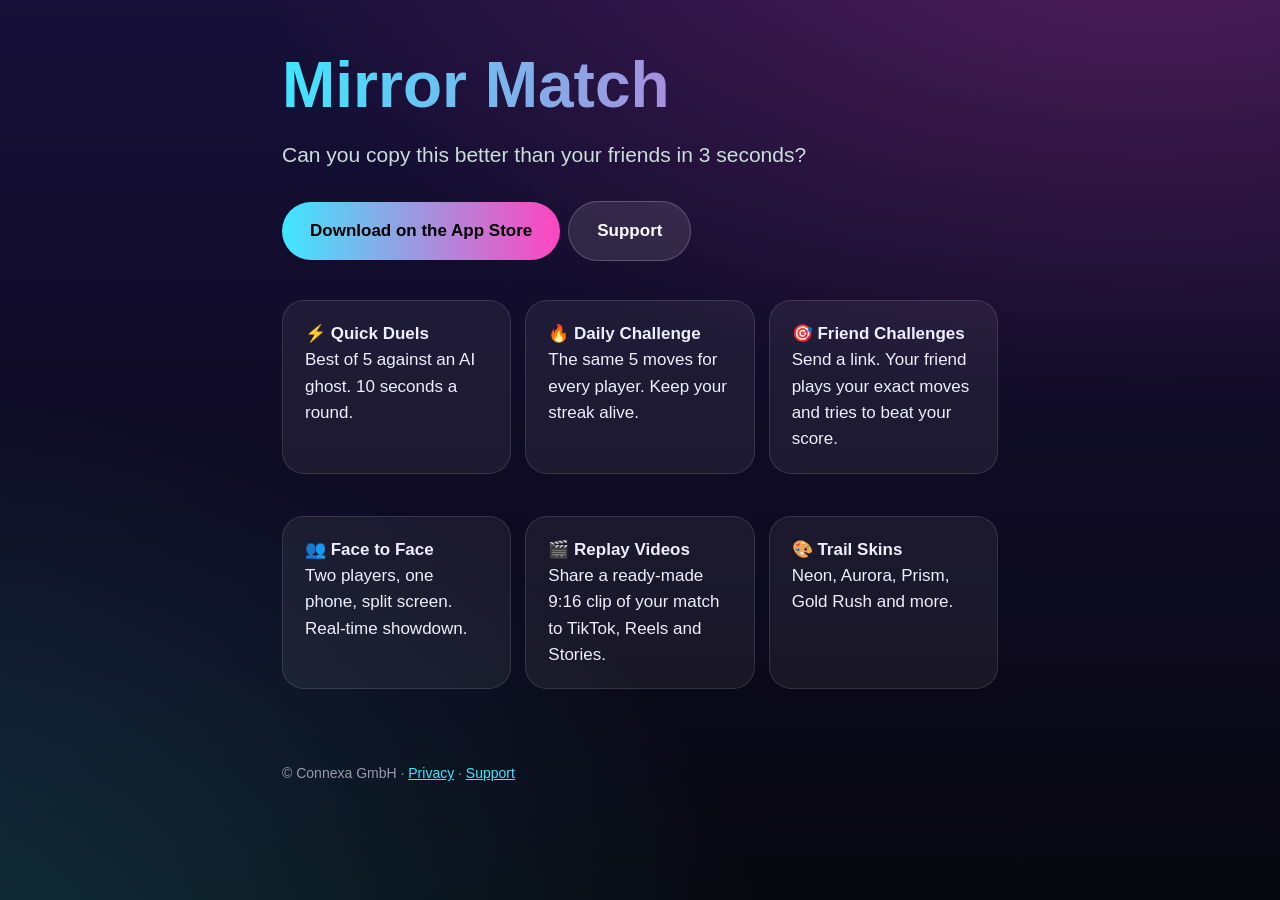
<file: docs/index.html>
<!doctype html><html lang="en"><head><meta charset="utf-8"><meta name="viewport" content="width=device-width,initial-scale=1">
<title>Mirror Match – Copy Battle for iPhone</title>
<meta name="description" content="Mirror Match is the 10-second copy battle. Watch the move, copy it faster and more precisely than your friends. Daily challenge, friend links, face-to-face duels."><link rel="stylesheet" href="style.css"></head><body><div class="wrap">
<h1>Mirror Match</h1>
<p class="sub">Can you copy this better than your friends in 3 seconds?</p>
<p><a class="btn" id="store" href="https://apps.apple.com/app/id6818487927">Download on the App Store</a><a class="btn alt" href="support.html">Support</a></p>
<div class="grid">
<div class="card"><b>⚡ Quick Duels</b><br>Best of 5 against an AI ghost. 10 seconds a round.</div>
<div class="card"><b>🔥 Daily Challenge</b><br>The same 5 moves for every player. Keep your streak alive.</div>
<div class="card"><b>🎯 Friend Challenges</b><br>Send a link. Your friend plays your exact moves and tries to beat your score.</div>
<div class="card"><b>👥 Face to Face</b><br>Two players, one phone, split screen. Real-time showdown.</div>
<div class="card"><b>🎬 Replay Videos</b><br>Share a ready-made 9:16 clip of your match to TikTok, Reels and Stories.</div>
<div class="card"><b>🎨 Trail Skins</b><br>Neon, Aurora, Prism, Gold Rush and more.</div>
</div>
<footer>© Connexa GmbH · <a href="privacy.html">Privacy</a> · <a href="support.html">Support</a></footer>
</div></body></html>
</file>
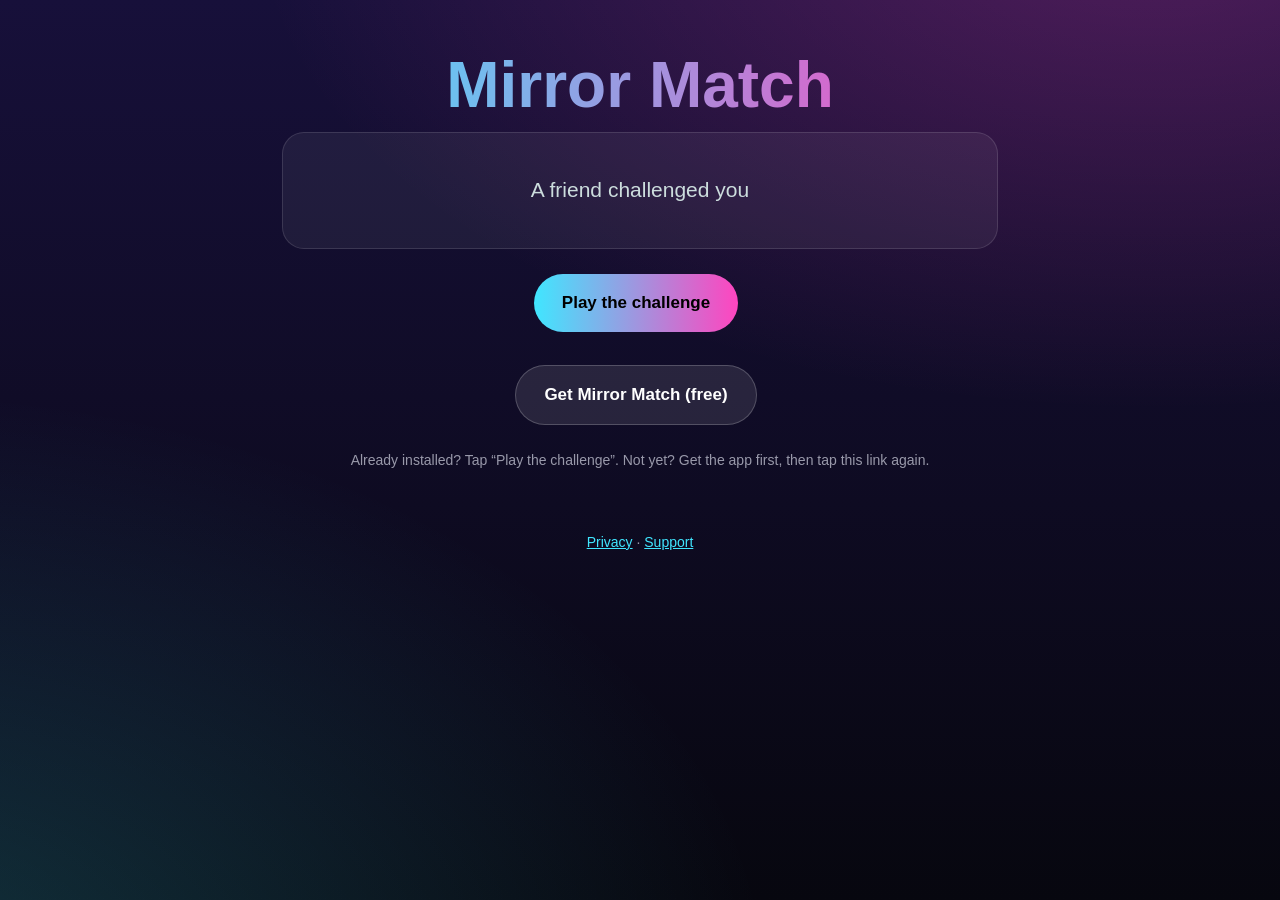
<file: docs/c/index.html>
<!doctype html><html lang="en"><head><meta charset="utf-8"><meta name="viewport" content="width=device-width,initial-scale=1">
<title>You've been challenged – Mirror Match</title>
<meta property="og:title" content="Can you copy better than me? – Mirror Match"><meta property="og:description" content="I challenged you to a Mirror Match. Tap to play the exact same moves.">
<link rel="stylesheet" href="../style.css"></head><body><div class="wrap" style="text-align:center">
<h1>Mirror Match</h1>
<div class="card"><p id="who" class="sub">Someone challenged you!</p><p class="score" id="score"></p><p id="hint" class="sub"></p></div>
<p><a class="btn" id="open" href="#">Play the challenge</a></p>
<p><a class="btn alt" href="https://apps.apple.com/app/id6818487927" id="get">Get Mirror Match (free)</a></p>
<p style="color:#99a;font-size:14px">Already installed? Tap “Play the challenge”. Not yet? Get the app first, then tap this link again.</p>
<footer><a href="../privacy.html">Privacy</a> · <a href="../support.html">Support</a></footer>
</div>
<script>
var q=new URLSearchParams(location.search);var n=(q.get('n')||'A friend').slice(0,18);
var el=document.getElementById('who');
if(q.get('k')==='m'){el.textContent=n+' made a move for you to copy';document.getElementById('hint').textContent='Draw it as exactly as you can. Best of 3.';}
else{el.textContent=n+' challenged you';var p=q.get('p');if(p){document.getElementById('score').textContent=p+'/500';document.getElementById('hint').textContent='Score to beat. Same 5 moves.';}}
document.getElementById('open').href='mirrormatch://c?'+location.search.slice(1);
</script></body></html>
</file>
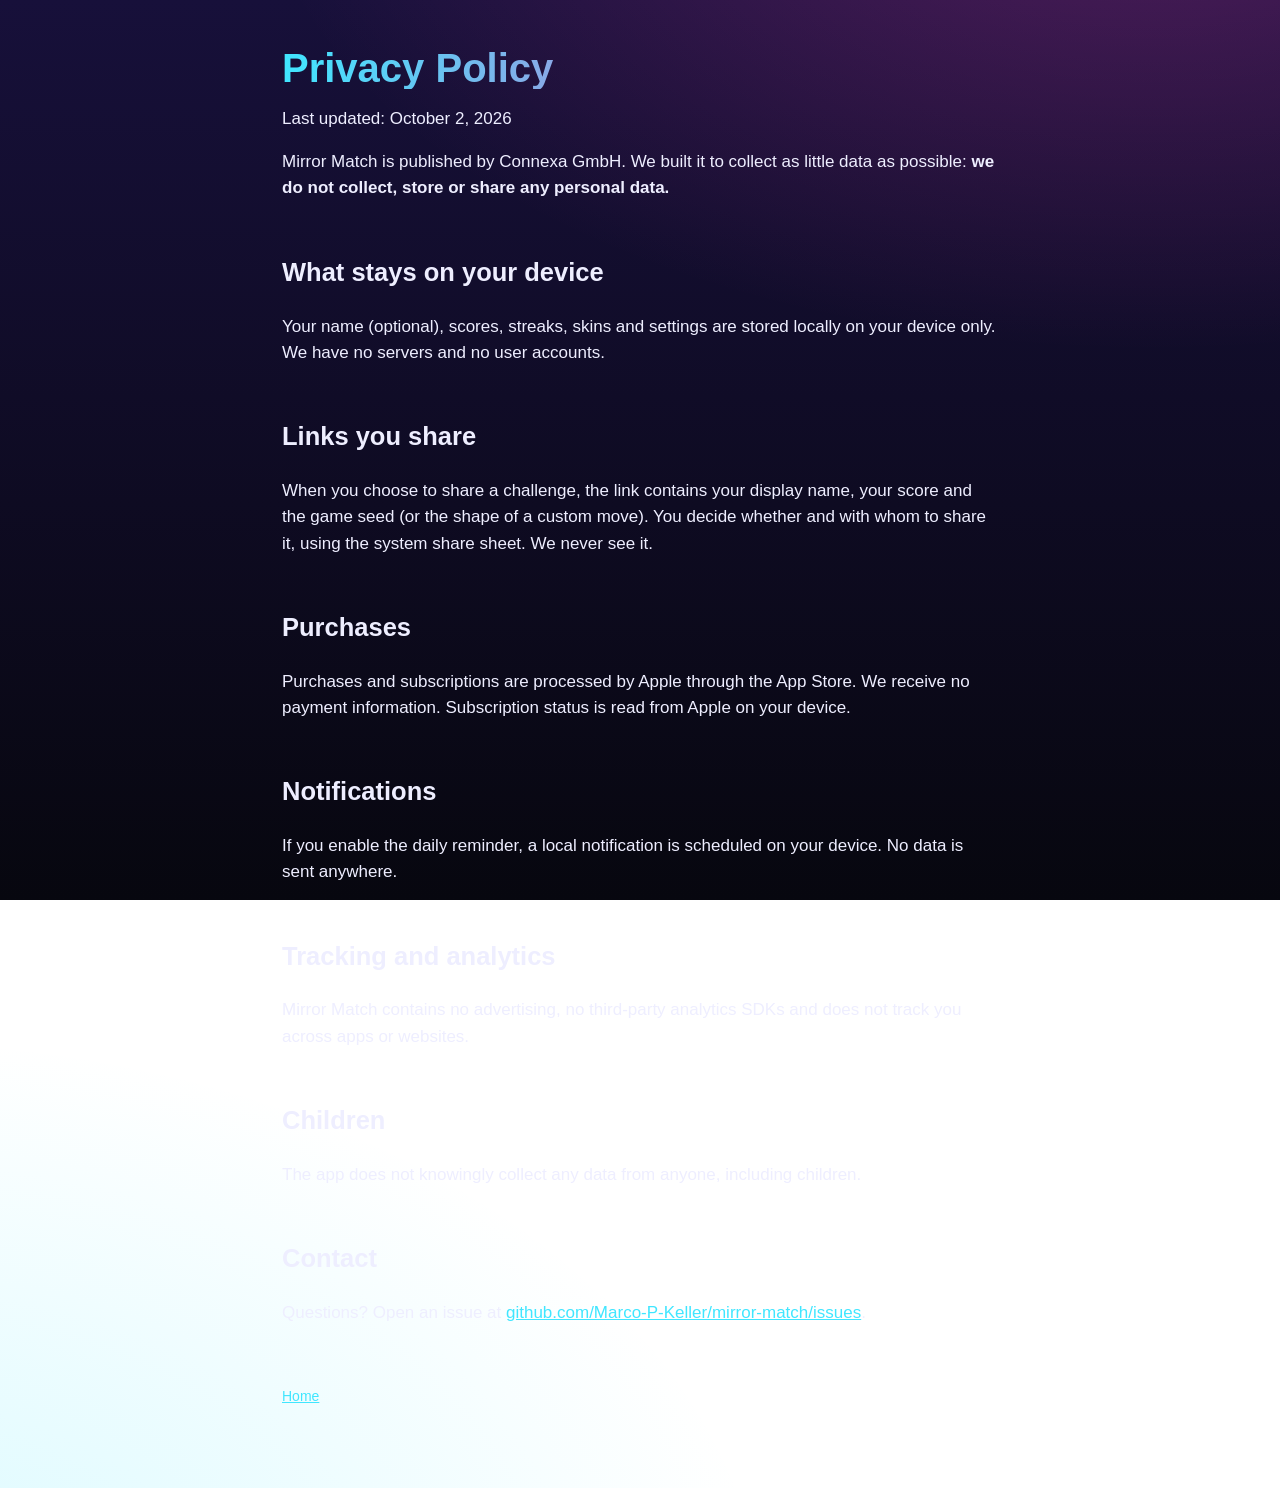
<file: docs/privacy.html>
<!doctype html><html lang="en"><head><meta charset="utf-8"><meta name="viewport" content="width=device-width,initial-scale=1"><title>Privacy Policy – Mirror Match</title><link rel="stylesheet" href="style.css"></head><body><div class="wrap">
<h1 style="font-size:40px">Privacy Policy</h1>
<p>Last updated: October 2, 2026</p>
<p>Mirror Match is published by Connexa GmbH. We built it to collect as little data as possible: <b>we do not collect, store or share any personal data.</b></p>
<h2>What stays on your device</h2>
<p>Your name (optional), scores, streaks, skins and settings are stored locally on your device only. We have no servers and no user accounts.</p>
<h2>Links you share</h2>
<p>When you choose to share a challenge, the link contains your display name, your score and the game seed (or the shape of a custom move). You decide whether and with whom to share it, using the system share sheet. We never see it.</p>
<h2>Purchases</h2>
<p>Purchases and subscriptions are processed by Apple through the App Store. We receive no payment information. Subscription status is read from Apple on your device.</p>
<h2>Notifications</h2>
<p>If you enable the daily reminder, a local notification is scheduled on your device. No data is sent anywhere.</p>
<h2>Tracking and analytics</h2>
<p>Mirror Match contains no advertising, no third-party analytics SDKs and does not track you across apps or websites.</p>
<h2>Children</h2>
<p>The app does not knowingly collect any data from anyone, including children.</p>
<h2>Contact</h2>
<p>Questions? Open an issue at <a href="https://github.com/Marco-P-Keller/mirror-match/issues">github.com/Marco-P-Keller/mirror-match/issues</a>.</p>
<footer><a href="index.html">Home</a></footer></div></body></html>
</file>
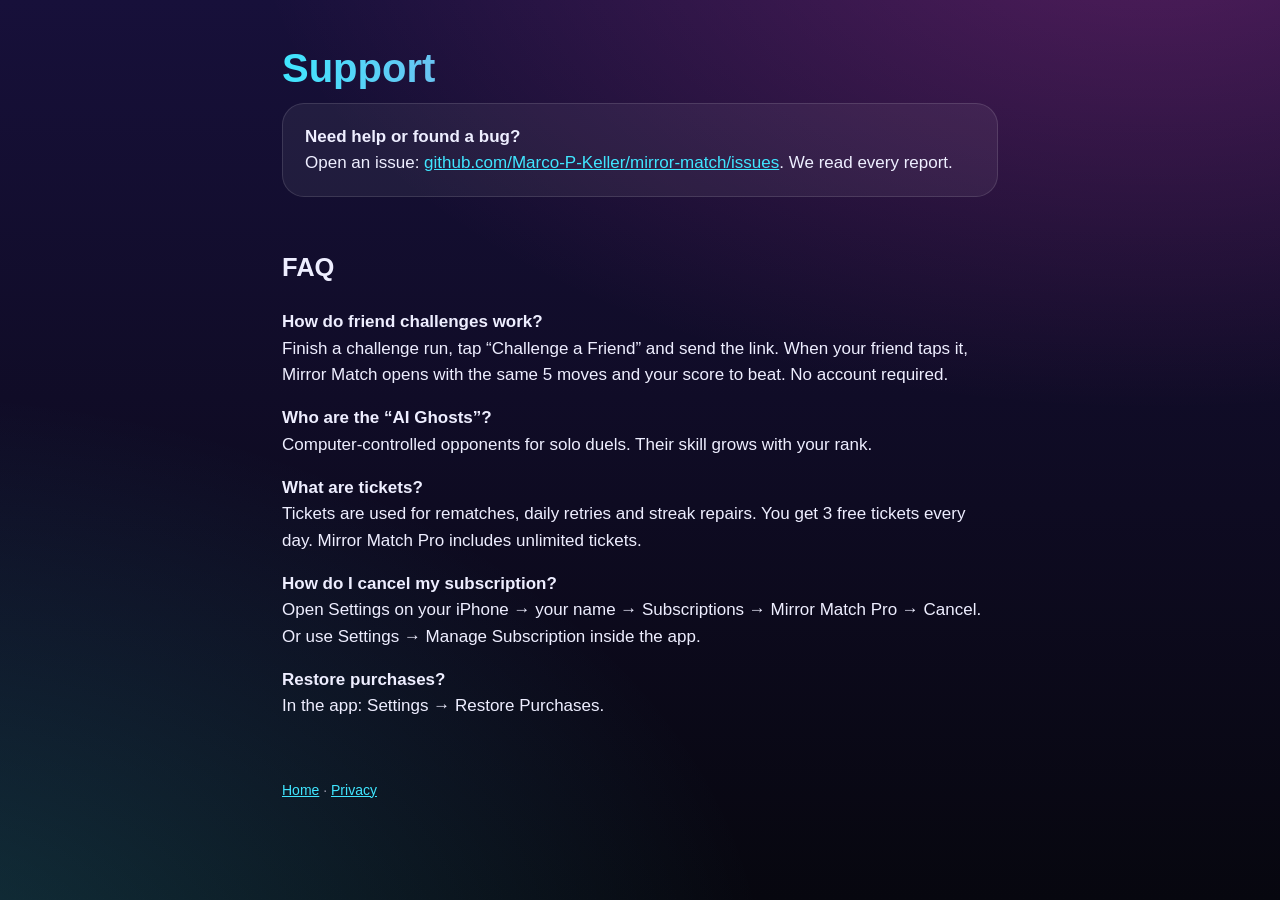
<file: docs/support.html>
<!doctype html><html lang="en"><head><meta charset="utf-8"><meta name="viewport" content="width=device-width,initial-scale=1"><title>Support – Mirror Match</title><link rel="stylesheet" href="style.css"></head><body><div class="wrap">
<h1 style="font-size:40px">Support</h1>
<div class="card"><b>Need help or found a bug?</b><br>Open an issue: <a href="https://github.com/Marco-P-Keller/mirror-match/issues">github.com/Marco-P-Keller/mirror-match/issues</a>. We read every report.</div>
<h2>FAQ</h2>
<p><b>How do friend challenges work?</b><br>Finish a challenge run, tap “Challenge a Friend” and send the link. When your friend taps it, Mirror Match opens with the same 5 moves and your score to beat. No account required.</p>
<p><b>Who are the “AI Ghosts”?</b><br>Computer-controlled opponents for solo duels. Their skill grows with your rank.</p>
<p><b>What are tickets?</b><br>Tickets are used for rematches, daily retries and streak repairs. You get 3 free tickets every day. Mirror Match Pro includes unlimited tickets.</p>
<p><b>How do I cancel my subscription?</b><br>Open Settings on your iPhone → your name → Subscriptions → Mirror Match Pro → Cancel. Or use Settings → Manage Subscription inside the app.</p>
<p><b>Restore purchases?</b><br>In the app: Settings → Restore Purchases.</p>
<footer><a href="index.html">Home</a> · <a href="privacy.html">Privacy</a></footer></div></body></html>
</file>
<file: docs/style.css>
:root{--cyan:#40e6ff;--mag:#ff45bf;--bg:#07070f}
*{box-sizing:border-box}body{margin:0;font:17px/1.55 -apple-system,BlinkMacSystemFont,"SF Pro Rounded","Segoe UI",Roboto,sans-serif;color:#eef;background:radial-gradient(900px 500px at 90% -10%,rgba(255,69,191,.25),transparent),radial-gradient(900px 600px at -10% 110%,rgba(64,230,255,.2),transparent),linear-gradient(#17103a,#07070f) fixed;min-height:100vh}
.wrap{max-width:760px;margin:0 auto;padding:40px 22px 80px}
h1{font-size:clamp(40px,9vw,64px);line-height:1.02;margin:.2em 0;font-weight:900;background:linear-gradient(90deg,var(--cyan),var(--mag));-webkit-background-clip:text;background-clip:text;color:transparent}
h2{margin-top:2em}a{color:var(--cyan)}.sub{font-size:21px;color:#cdd}.btn{display:inline-block;padding:16px 28px;border-radius:999px;font-weight:800;color:#000;text-decoration:none;background:linear-gradient(90deg,var(--cyan),var(--mag));margin:8px 8px 8px 0}
.btn.alt{background:rgba(255,255,255,.1);color:#fff;border:1px solid rgba(255,255,255,.2)}
.card{background:rgba(255,255,255,.06);border:1px solid rgba(255,255,255,.12);border-radius:22px;padding:20px 22px;margin:14px 0}
.grid{display:grid;grid-template-columns:repeat(auto-fit,minmax(210px,1fr));gap:14px}.score{font-size:76px;font-weight:900;color:var(--cyan);margin:0}
footer{margin-top:60px;color:#99a;font-size:14px}
</file>
